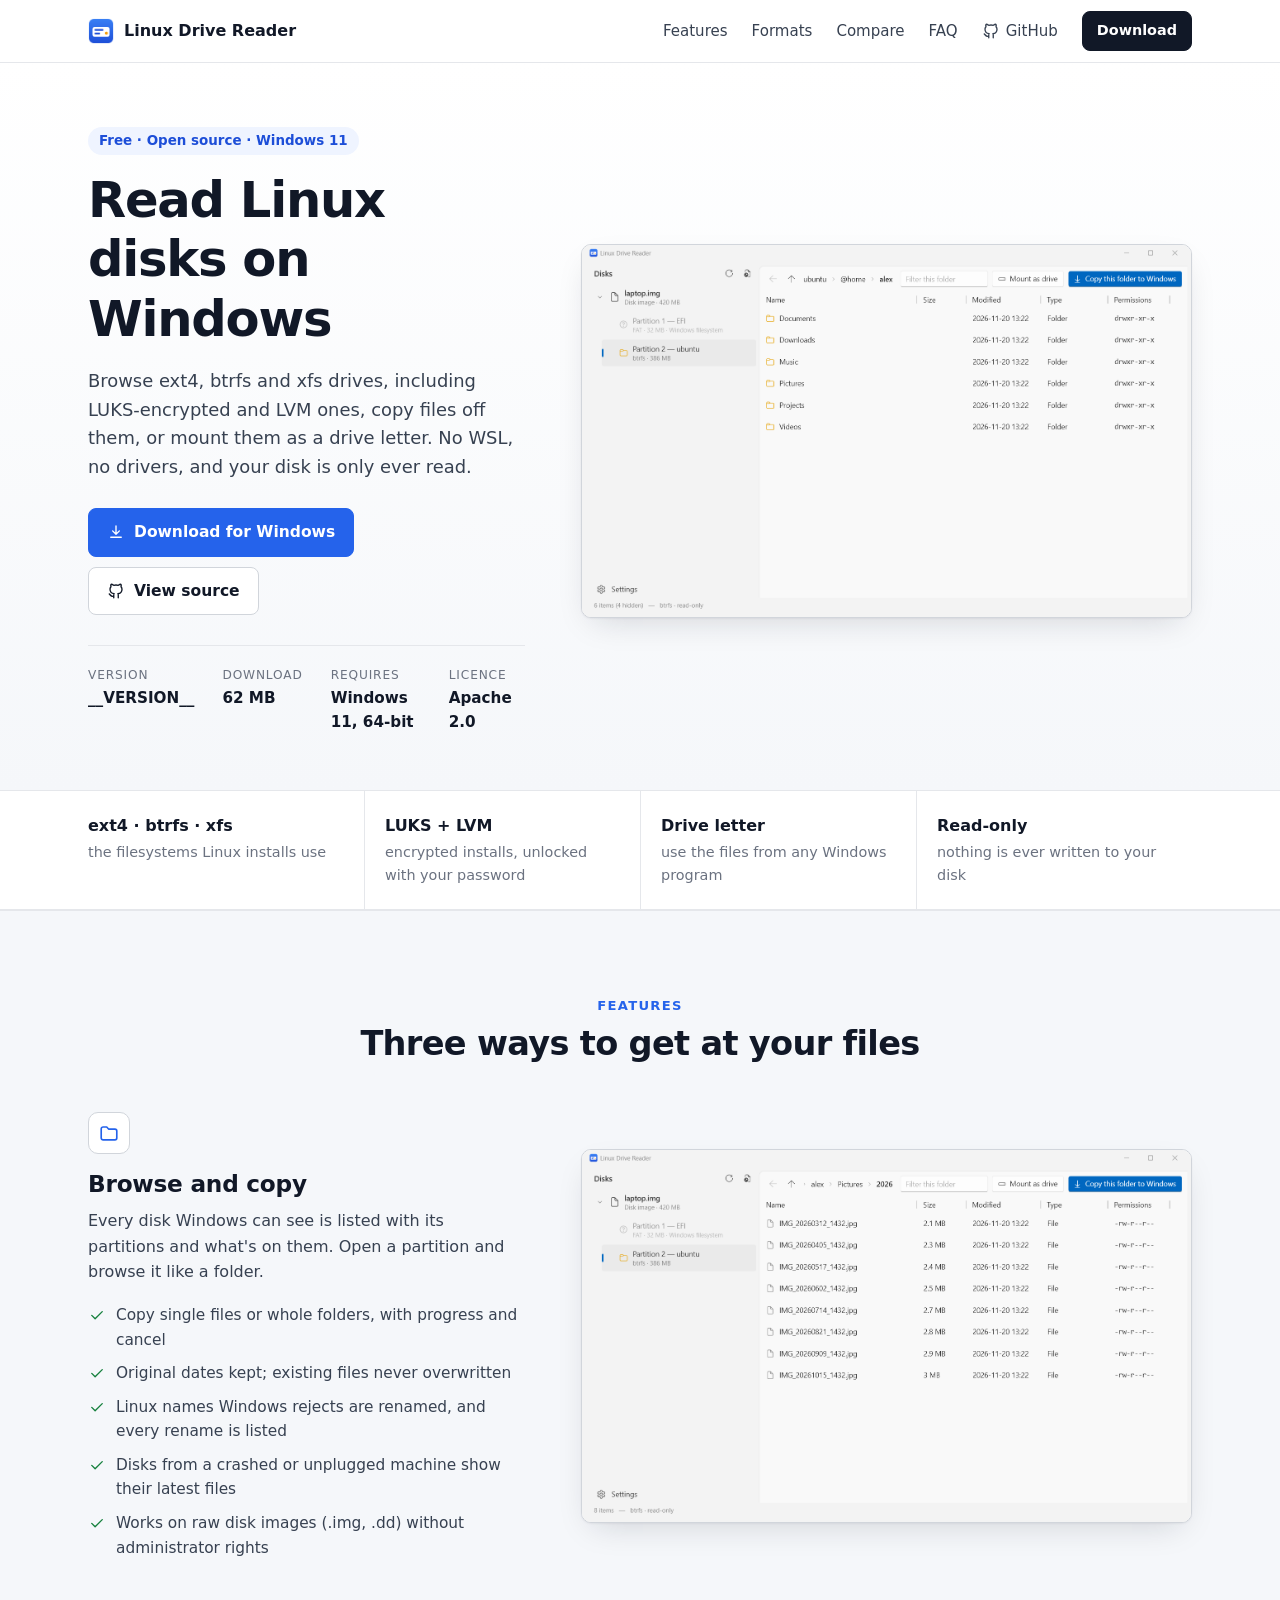
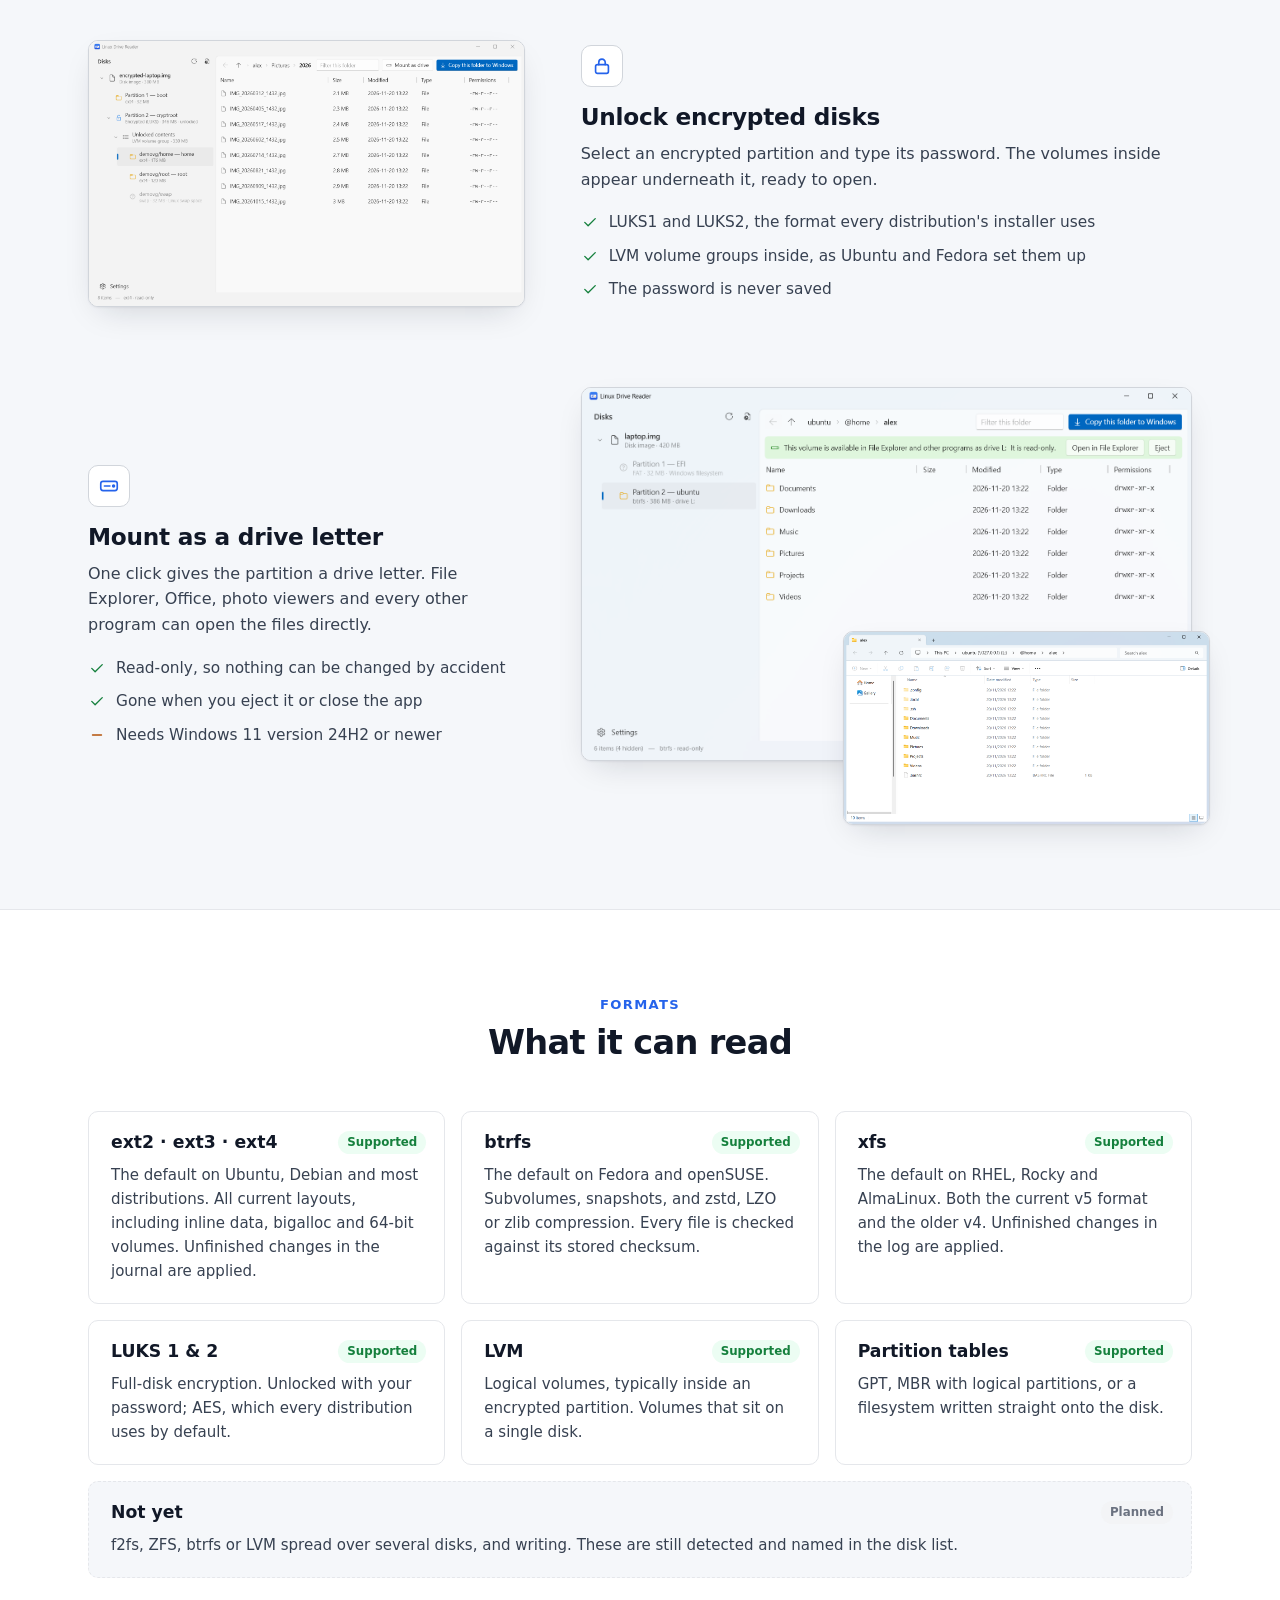
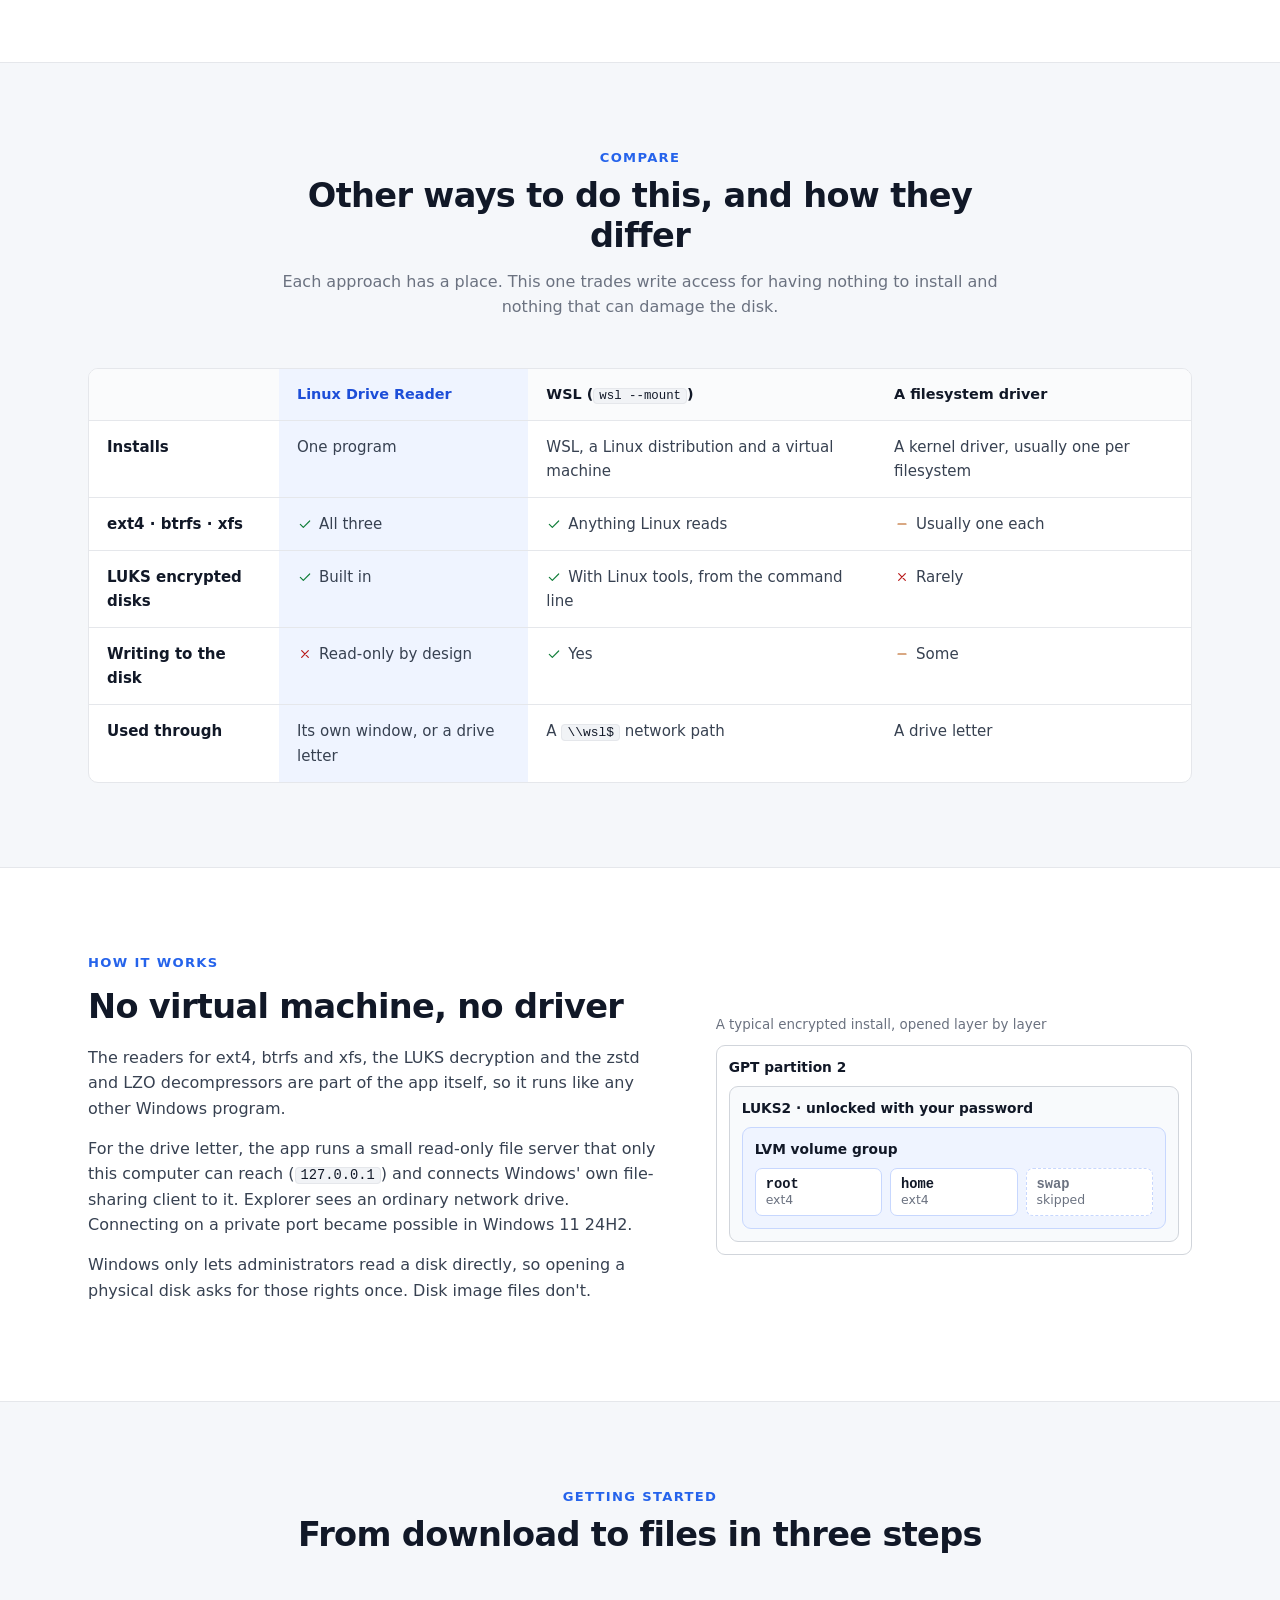
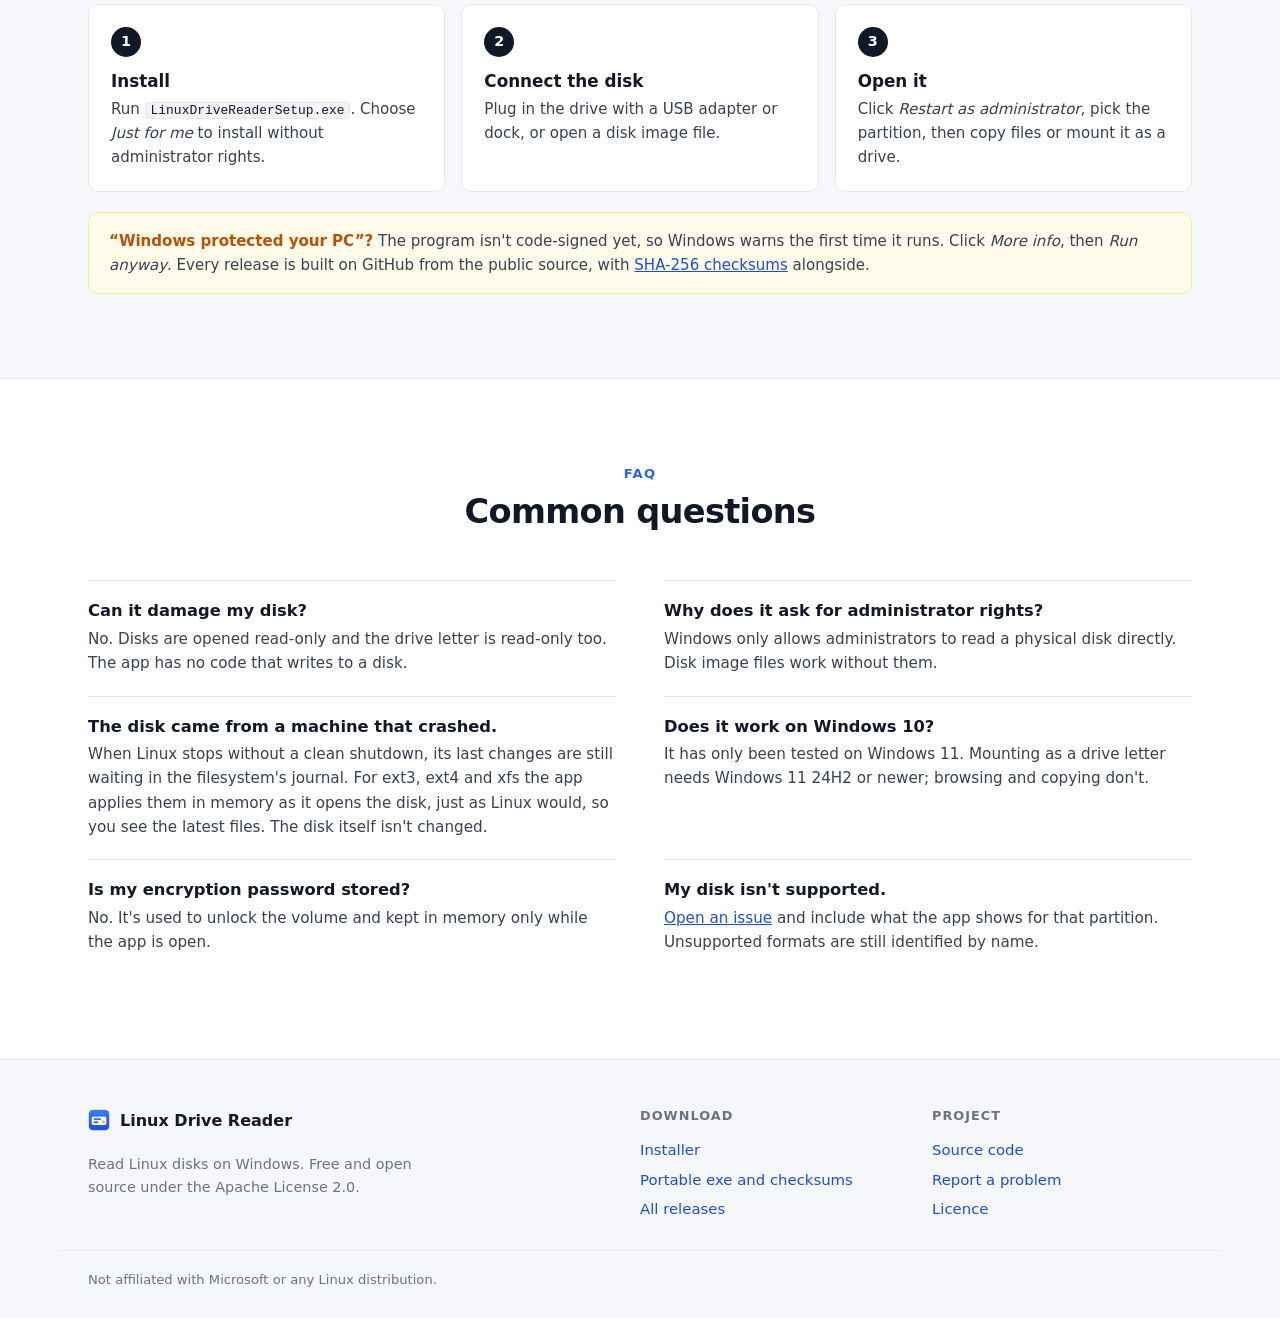
<file: site/index.html>
<!doctype html>
<html lang="en">
<head>
<meta charset="utf-8">
<meta name="viewport" content="width=device-width, initial-scale=1">
<title>Linux Drive Reader: open ext4, btrfs and xfs drives on Windows</title>
<meta name="description" content="Free Windows app to open Linux drives. Browse and copy files from ext4, btrfs and xfs disks, including LUKS-encrypted and LVM ones, or mount them as a drive letter. No WSL, no drivers, read-only.">
<link rel="canonical" href="https://yairpatch.github.io/linux-drive-reader/">
<meta name="robots" content="index, follow">
<meta property="og:type" content="website">
<meta property="og:site_name" content="Linux Drive Reader">
<meta property="og:url" content="https://yairpatch.github.io/linux-drive-reader/">
<meta property="og:title" content="Linux Drive Reader: open ext4, btrfs and xfs drives on Windows">
<meta property="og:description" content="Browse, copy and mount Linux disks on Windows, including encrypted ones. Free, open source, read-only.">
<meta property="og:image" content="https://yairpatch.github.io/linux-drive-reader/assets/social.png">
<meta property="og:image:width" content="1200">
<meta property="og:image:height" content="630">
<meta property="og:image:alt" content="Linux Drive Reader showing the files on a btrfs partition">
<meta name="twitter:card" content="summary_large_image">
<meta name="twitter:title" content="Linux Drive Reader: open ext4, btrfs and xfs drives on Windows">
<meta name="twitter:description" content="Browse, copy and mount Linux disks on Windows, including encrypted ones. Free, open source, read-only.">
<meta name="twitter:image" content="https://yairpatch.github.io/linux-drive-reader/assets/social.png">
<link rel="icon" href="assets/favicon.png">
<link rel="apple-touch-icon" href="assets/icon.png">
<script type="application/ld+json">
{
  "@context": "https://schema.org",
  "@type": "SoftwareApplication",
  "name": "Linux Drive Reader",
  "description": "A Windows program that reads disks formatted by Linux: ext4, btrfs and xfs, including LUKS-encrypted and LVM ones. Browse them, copy files off, or mount them as a drive letter. Read-only.",
  "url": "https://yairpatch.github.io/linux-drive-reader/",
  "applicationCategory": "UtilitiesApplication",
  "operatingSystem": "Windows 11",
  "softwareVersion": "__VERSION__",
  "downloadUrl": "https://github.com/yairpatch/linux-drive-reader/releases/latest/download/LinuxDriveReaderSetup.exe",
  "installUrl": "https://github.com/yairpatch/linux-drive-reader/releases/latest/download/LinuxDriveReaderSetup.exe",
  "fileSize": "62MB",
  "license": "https://www.apache.org/licenses/LICENSE-2.0",
  "isAccessibleForFree": true,
  "offers": { "@type": "Offer", "price": "0", "priceCurrency": "USD" },
  "screenshot": "https://yairpatch.github.io/linux-drive-reader/assets/browse-light.png",
  "image": "https://yairpatch.github.io/linux-drive-reader/assets/social.png",
  "featureList": ["Read ext2, ext3 and ext4", "Read btrfs with subvolumes, snapshots and compression", "Read xfs", "Unlock LUKS1 and LUKS2 encrypted disks", "Open LVM volumes", "Mount a Linux partition as a Windows drive letter", "Apply unfinished journal changes after a crash"],
  "sameAs": ["https://github.com/yairpatch/linux-drive-reader"]
}
</script>
<link rel="stylesheet" href="style.css">
</head>
<body>

<header class="bar">
  <div class="wrap bar-in">
    <a class="brand" href="./"><img src="assets/icon.png" alt="" width="26" height="26">Linux Drive Reader</a>
    <nav>
      <a href="#features">Features</a>
      <a href="#formats">Formats</a>
      <a href="#compare">Compare</a>
      <a href="#faq">FAQ</a>
      <a href="https://github.com/yairpatch/linux-drive-reader" class="gh"><svg class="i " viewBox="0 0 24 24" aria-hidden="true"><path d="M9 19c-4.3 1.4-4.3-2.5-6-3m12 5v-3.5c0-1 .1-1.4-.5-2 2.8-.3 5.5-1.4 5.5-6a4.6 4.6 0 0 0-1.3-3.2 4.2 4.2 0 0 0-.1-3.2s-1.1-.3-3.5 1.3a12.3 12.3 0 0 0-6.2 0C6.5 2.8 5.4 3.1 5.4 3.1a4.2 4.2 0 0 0-.1 3.2A4.6 4.6 0 0 0 4 9.5c0 4.6 2.7 5.7 5.5 6-.6.6-.6 1.2-.5 2V21"/></svg>GitHub</a>
      <a href="https://github.com/yairpatch/linux-drive-reader/releases/latest/download/LinuxDriveReaderSetup.exe" class="btn small">Download</a>
    </nav>
  </div>
</header>

<section class="hero">
  <div class="wrap hero-in">
    <div class="hero-text">
      <p class="tag">Free · Open source · Windows 11</p>
      <h1>Read Linux disks on Windows</h1>
      <p class="lead">Browse ext4, btrfs and xfs drives, including LUKS-encrypted and LVM ones, copy files off them, or mount
        them as a drive letter. No WSL, no drivers, and your disk is only ever read.</p>
      <div class="actions">
        <a class="btn primary" href="https://github.com/yairpatch/linux-drive-reader/releases/latest/download/LinuxDriveReaderSetup.exe"><svg class="i " viewBox="0 0 24 24" aria-hidden="true"><path d="M12 4v11m0 0-4.5-4.5M12 15l4.5-4.5M5 19h14"/></svg>Download for Windows</a>
        <a class="btn" href="https://github.com/yairpatch/linux-drive-reader"><svg class="i " viewBox="0 0 24 24" aria-hidden="true"><path d="M9 19c-4.3 1.4-4.3-2.5-6-3m12 5v-3.5c0-1 .1-1.4-.5-2 2.8-.3 5.5-1.4 5.5-6a4.6 4.6 0 0 0-1.3-3.2 4.2 4.2 0 0 0-.1-3.2s-1.1-.3-3.5 1.3a12.3 12.3 0 0 0-6.2 0C6.5 2.8 5.4 3.1 5.4 3.1a4.2 4.2 0 0 0-.1 3.2A4.6 4.6 0 0 0 4 9.5c0 4.6 2.7 5.7 5.5 6-.6.6-.6 1.2-.5 2V21"/></svg>View source</a>
      </div>
      <dl class="facts">
        <div><dt>Version</dt><dd id="ver">__VERSION__</dd></div>
        <div><dt>Download</dt><dd id="size">62 MB</dd></div>
        <div><dt>Requires</dt><dd>Windows 11, 64-bit</dd></div>
        <div><dt>Licence</dt><dd>Apache 2.0</dd></div>
      </dl>
    </div>
    <figure class="hero-shot frame">
      <img src="assets/browse-light.png" alt="The app showing the home folder on the btrfs partition of a Linux laptop disk" width="1475" height="900">
    </figure>
  </div>
</section>

<section class="strip">
  <div class="wrap strip-in">
    <div><b>ext4 · btrfs · xfs</b><span>the filesystems Linux installs use</span></div>
    <div><b>LUKS + LVM</b><span>encrypted installs, unlocked with your password</span></div>
    <div><b>Drive letter</b><span>use the files from any Windows program</span></div>
    <div><b>Read-only</b><span>nothing is ever written to your disk</span></div>
  </div>
</section>

<section id="features" class="band">
  <div class="wrap">
    <div class="head"><p class="eyebrow">Features</p><h2>Three ways to get at your files</h2></div>

    <div class="feature">
      <div class="f-text">
        <span class="f-ico"><svg class="i " viewBox="0 0 24 24" aria-hidden="true"><path d="M3.5 7.5a2 2 0 0 1 2-2h4l2 2.2h7a2 2 0 0 1 2 2v7.8a2 2 0 0 1-2 2h-13a2 2 0 0 1-2-2z"/></svg></span>
        <h3>Browse and copy</h3>
        <p>Every disk Windows can see is listed with its partitions and what's on them. Open a partition and browse it like a folder.</p>
        <ul class="ticks">
          <li><svg class="i yes" viewBox="0 0 24 24" aria-hidden="true"><path d="m5 12.5 4.5 4.5L19 7.5"/></svg>Copy single files or whole folders, with progress and cancel</li>
          <li><svg class="i yes" viewBox="0 0 24 24" aria-hidden="true"><path d="m5 12.5 4.5 4.5L19 7.5"/></svg>Original dates kept; existing files never overwritten</li>
          <li><svg class="i yes" viewBox="0 0 24 24" aria-hidden="true"><path d="m5 12.5 4.5 4.5L19 7.5"/></svg>Linux names Windows rejects are renamed, and every rename is listed</li>
          <li><svg class="i yes" viewBox="0 0 24 24" aria-hidden="true"><path d="m5 12.5 4.5 4.5L19 7.5"/></svg>Disks from a crashed or unplugged machine show their latest files</li>
          <li><svg class="i yes" viewBox="0 0 24 24" aria-hidden="true"><path d="m5 12.5 4.5 4.5L19 7.5"/></svg>Works on raw disk images (.img, .dd) without administrator rights</li>
        </ul>
      </div>
      <figure class="frame"><img src="assets/photos-light.png" alt="A folder of photos on a btrfs partition, with sizes and dates" loading="lazy" width="1475" height="900"></figure>
    </div>

    <div class="feature flip">
      <div class="f-text">
        <span class="f-ico"><svg class="i " viewBox="0 0 24 24" aria-hidden="true"><rect x="5" y="10.5" width="14" height="9.5" rx="2"/><path d="M8.5 10.5V8a3.5 3.5 0 0 1 7 0v2.5"/></svg></span>
        <h3>Unlock encrypted disks</h3>
        <p>Select an encrypted partition and type its password. The volumes inside appear underneath it, ready to open.</p>
        <ul class="ticks">
          <li><svg class="i yes" viewBox="0 0 24 24" aria-hidden="true"><path d="m5 12.5 4.5 4.5L19 7.5"/></svg>LUKS1 and LUKS2, the format every distribution's installer uses</li>
          <li><svg class="i yes" viewBox="0 0 24 24" aria-hidden="true"><path d="m5 12.5 4.5 4.5L19 7.5"/></svg>LVM volume groups inside, as Ubuntu and Fedora set them up</li>
          <li><svg class="i yes" viewBox="0 0 24 24" aria-hidden="true"><path d="m5 12.5 4.5 4.5L19 7.5"/></svg>The password is never saved</li>
        </ul>
      </div>
      <figure class="frame"><img src="assets/encrypted-light.png" alt="An unlocked LUKS partition with its LVM volumes listed" loading="lazy" width="1475" height="900"></figure>
    </div>

    <div class="feature">
      <div class="f-text">
        <span class="f-ico"><svg class="i " viewBox="0 0 24 24" aria-hidden="true"><rect x="3" y="7" width="18" height="10" rx="2.5"/><path d="M7 12h6"/><circle cx="17" cy="12" r="1"/></svg></span>
        <h3>Mount as a drive letter</h3>
        <p>One click gives the partition a drive letter. File Explorer, Office, photo viewers and every other program can open the files directly.</p>
        <ul class="ticks">
          <li><svg class="i yes" viewBox="0 0 24 24" aria-hidden="true"><path d="m5 12.5 4.5 4.5L19 7.5"/></svg>Read-only, so nothing can be changed by accident</li>
          <li><svg class="i yes" viewBox="0 0 24 24" aria-hidden="true"><path d="m5 12.5 4.5 4.5L19 7.5"/></svg>Gone when you eject it or close the app</li>
          <li><svg class="i part" viewBox="0 0 24 24" aria-hidden="true"><path d="M6 12h12"/></svg>Needs Windows 11 version 24H2 or newer</li>
        </ul>
      </div>
      <div class="frames">
        <figure class="frame"><img src="assets/mounted-light.png" alt="The app with the volume mounted as drive L:" loading="lazy" width="1475" height="900"></figure>
        <figure class="frame over"><img src="assets/explorer.png" alt="File Explorer showing the Linux home folder on drive L:" loading="lazy" width="1424" height="750"></figure>
      </div>
    </div>
  </div>
</section>

<section id="formats">
  <div class="wrap">
    <div class="head"><p class="eyebrow">Formats</p><h2>What it can read</h2></div>
    <div class="cards">
      <article class="card"><h3>ext2 · ext3 · ext4</h3><span class="badge ok">Supported</span>
        <p>The default on Ubuntu, Debian and most distributions. All current layouts, including inline data, bigalloc and 64-bit volumes. Unfinished changes in the journal are applied.</p></article>
      <article class="card"><h3>btrfs</h3><span class="badge ok">Supported</span>
        <p>The default on Fedora and openSUSE. Subvolumes, snapshots, and zstd, LZO or zlib compression. Every file is checked against its stored checksum.</p></article>
      <article class="card"><h3>xfs</h3><span class="badge ok">Supported</span>
        <p>The default on RHEL, Rocky and AlmaLinux. Both the current v5 format and the older v4. Unfinished changes in the log are applied.</p></article>
      <article class="card"><h3>LUKS 1 &amp; 2</h3><span class="badge ok">Supported</span>
        <p>Full-disk encryption. Unlocked with your password; AES, which every distribution uses by default.</p></article>
      <article class="card"><h3>LVM</h3><span class="badge ok">Supported</span>
        <p>Logical volumes, typically inside an encrypted partition. Volumes that sit on a single disk.</p></article>
      <article class="card"><h3>Partition tables</h3><span class="badge ok">Supported</span>
        <p>GPT, MBR with logical partitions, or a filesystem written straight onto the disk.</p></article>
      <article class="card muted"><h3>Not yet</h3><span class="badge">Planned</span>
        <p>f2fs, ZFS, btrfs or LVM spread over several disks, and writing. These are still detected and named in the disk list.</p></article>
    </div>
  </div>
</section>

<section id="compare" class="band">
  <div class="wrap">
    <div class="head"><p class="eyebrow">Compare</p><h2>Other ways to do this, and how they differ</h2>
      <p class="sub">Each approach has a place. This one trades write access for having nothing to install and nothing that can damage the disk.</p></div>
    <div class="table-wrap">
      <table class="compare">
        <thead><tr><th></th><th class="me">Linux Drive Reader</th><th>WSL (<code>wsl --mount</code>)</th><th>A filesystem driver</th></tr></thead>
        <tbody>
          <tr><th>Installs</th><td class="me">One program</td><td>WSL, a Linux distribution and a virtual machine</td><td>A kernel driver, usually one per filesystem</td></tr>
          <tr><th>ext4 · btrfs · xfs</th><td class="me"><svg class="i yes" viewBox="0 0 24 24" aria-hidden="true"><path d="m5 12.5 4.5 4.5L19 7.5"/></svg>All three</td><td><svg class="i yes" viewBox="0 0 24 24" aria-hidden="true"><path d="m5 12.5 4.5 4.5L19 7.5"/></svg>Anything Linux reads</td><td><svg class="i part" viewBox="0 0 24 24" aria-hidden="true"><path d="M6 12h12"/></svg>Usually one each</td></tr>
          <tr><th>LUKS encrypted disks</th><td class="me"><svg class="i yes" viewBox="0 0 24 24" aria-hidden="true"><path d="m5 12.5 4.5 4.5L19 7.5"/></svg>Built in</td><td><svg class="i yes" viewBox="0 0 24 24" aria-hidden="true"><path d="m5 12.5 4.5 4.5L19 7.5"/></svg>With Linux tools, from the command line</td><td><svg class="i no" viewBox="0 0 24 24" aria-hidden="true"><path d="M7 7l10 10M17 7 7 17"/></svg>Rarely</td></tr>
          <tr><th>Writing to the disk</th><td class="me"><svg class="i no" viewBox="0 0 24 24" aria-hidden="true"><path d="M7 7l10 10M17 7 7 17"/></svg>Read-only by design</td><td><svg class="i yes" viewBox="0 0 24 24" aria-hidden="true"><path d="m5 12.5 4.5 4.5L19 7.5"/></svg>Yes</td><td><svg class="i part" viewBox="0 0 24 24" aria-hidden="true"><path d="M6 12h12"/></svg>Some</td></tr>
          <tr><th>Used through</th><td class="me">Its own window, or a drive letter</td><td>A <code>\\wsl$</code> network path</td><td>A drive letter</td></tr>
        </tbody>
      </table>
    </div>
  </div>
</section>

<section id="how">
  <div class="wrap how">
    <div>
      <div class="head left"><p class="eyebrow">How it works</p><h2>No virtual machine, no driver</h2></div>
      <p>The readers for ext4, btrfs and xfs, the LUKS decryption and the zstd and LZO decompressors are part of the app
        itself, so it runs like any other Windows program.</p>
      <p>For the drive letter, the app runs a small read-only file server that only this computer can reach
        (<code>127.0.0.1</code>) and connects Windows' own file-sharing client to it. Explorer sees an ordinary
        network drive. Connecting on a private port became possible in Windows 11 24H2.</p>
      <p>Windows only lets administrators read a disk directly, so opening a physical disk asks for those rights once.
        Disk image files don't.</p>
    </div>
    <figure class="layers" aria-label="Diagram of an encrypted install: partition, LUKS, LVM, then filesystems">
      <figcaption>A typical encrypted install, opened layer by layer</figcaption>
      <div class="l l1"><span>GPT partition 2</span>
        <div class="l l2"><span>LUKS2 · unlocked with your password</span>
          <div class="l l3"><span>LVM volume group</span>
            <div class="vols"><div class="v">root<small>ext4</small></div><div class="v">home<small>ext4</small></div><div class="v off">swap<small>skipped</small></div></div>
          </div>
        </div>
      </div>
    </figure>
  </div>
</section>

<section id="start" class="band">
  <div class="wrap">
    <div class="head"><p class="eyebrow">Getting started</p><h2>From download to files in three steps</h2></div>
    <ol class="steps">
      <li><h3>Install</h3><p>Run <code>LinuxDriveReaderSetup.exe</code>. Choose <i>Just for me</i> to install without administrator rights.</p></li>
      <li><h3>Connect the disk</h3><p>Plug in the drive with a USB adapter or dock, or open a disk image file.</p></li>
      <li><h3>Open it</h3><p>Click <i>Restart as administrator</i>, pick the partition, then copy files or mount it as a drive.</p></li>
    </ol>
    <div class="callout">
      <b>“Windows protected your PC”?</b> The program isn't code-signed yet, so Windows warns the first time it runs.
      Click <i>More info</i>, then <i>Run anyway</i>. Every release is built on GitHub from the public source, with
      <a href="https://github.com/yairpatch/linux-drive-reader/releases/latest">SHA-256 checksums</a> alongside.
    </div>
  </div>
</section>

<section id="faq">
  <div class="wrap">
    <div class="head"><p class="eyebrow">FAQ</p><h2>Common questions</h2></div>
    <div class="faq">
      <div><h3>Can it damage my disk?</h3><p>No. Disks are opened read-only and the drive letter is read-only too. The app has no code that writes to a disk.</p></div>
      <div><h3>Why does it ask for administrator rights?</h3><p>Windows only allows administrators to read a physical disk directly. Disk image files work without them.</p></div>
      <div><h3>The disk came from a machine that crashed.</h3><p>When Linux stops without a clean shutdown, its last changes are still waiting in the filesystem's journal. For ext3, ext4 and xfs the app applies them in memory as it opens the disk, just as Linux would, so you see the latest files. The disk itself isn't changed.</p></div>
      <div><h3>Does it work on Windows 10?</h3><p>It has only been tested on Windows 11. Mounting as a drive letter needs Windows 11 24H2 or newer; browsing and copying don't.</p></div>
      <div><h3>Is my encryption password stored?</h3><p>No. It's used to unlock the volume and kept in memory only while the app is open.</p></div>
      <div><h3>My disk isn't supported.</h3><p><a href="https://github.com/yairpatch/linux-drive-reader/issues">Open an issue</a> and include what the app shows for that partition. Unsupported formats are still identified by name.</p></div>
    </div>
  </div>
</section>

<footer>
  <div class="wrap foot">
    <div class="foot-brand"><a class="brand" href="./"><img src="assets/icon.png" alt="" width="22" height="22">Linux Drive Reader</a>
      <p>Read Linux disks on Windows. Free and open source under the Apache License 2.0.</p></div>
    <div><h4>Download</h4><a href="https://github.com/yairpatch/linux-drive-reader/releases/latest/download/LinuxDriveReaderSetup.exe">Installer</a><a href="https://github.com/yairpatch/linux-drive-reader/releases/latest">Portable exe and checksums</a><a href="https://github.com/yairpatch/linux-drive-reader/releases">All releases</a></div>
    <div><h4>Project</h4><a href="https://github.com/yairpatch/linux-drive-reader">Source code</a><a href="https://github.com/yairpatch/linux-drive-reader/issues">Report a problem</a><a href="https://github.com/yairpatch/linux-drive-reader/blob/main/LICENSE">Licence</a></div>
  </div>
  <div class="wrap fine">Not affiliated with Microsoft or any Linux distribution.</div>
</footer>

<script>
  // Fill in the current release's version and size; the download links always point at the latest release.
  fetch('https://api.github.com/repos/yairpatch/linux-drive-reader/releases/latest')
    .then(r => r.ok ? r.json() : null)
    .then(r => {
      if (!r) return;
      document.getElementById('ver').textContent = r.tag_name.replace(/^v/, '');
      const a = (r.assets || []).find(x => x.name === 'LinuxDriveReaderSetup.exe');
      if (a) document.getElementById('size').textContent = Math.round(a.size / 1048576) + ' MB';
    })
    .catch(() => {});
</script>
</body>
</html>
</file>
<file: site/style.css>
:root {
  --bg: #ffffff; --band: #f5f7fa; --ink: #111827; --text: #374151; --soft: #6b7280; --line: #e5e7eb; --line2: #d1d5db;
  --blue: #2563eb; --blue-ink: #1d4ed8; --blue-bg: #eff4ff; --green: #15803d; --amber: #b45309; --amber-bg: #fffbeb; --red: #b91c1c;
  --font: "Segoe UI Variable Text", "Segoe UI", system-ui, -apple-system, "Helvetica Neue", Arial, sans-serif;
  --display: "Segoe UI Variable Display", "Segoe UI", system-ui, -apple-system, sans-serif;
  --mono: "Cascadia Mono", Consolas, "SF Mono", Menlo, monospace;
}
* { box-sizing: border-box; }
html { scroll-behavior: smooth; scroll-padding-top: 72px; }
body { margin: 0; background: var(--bg); color: var(--text); font: 16px/1.6 var(--font); overflow-x: clip; }
a { color: var(--blue-ink); }
img { display: block; max-width: 100%; height: auto; }
code { font: .86em var(--mono); background: #f1f3f6; border: 1px solid var(--line); padding: 0 5px; border-radius: 4px; color: var(--ink); }
h1, h2, h3, h4 { color: var(--ink); font-family: var(--display); margin: 0; line-height: 1.2; }
.wrap { max-width: 1160px; margin: 0 auto; padding-left: 28px; padding-right: 28px; }
.i { width: 18px; height: 18px; fill: none; stroke: currentColor; stroke-width: 1.8; stroke-linecap: round; stroke-linejoin: round; flex: none; }

/* top bar */
.bar { position: sticky; top: 0; z-index: 20; background: rgba(255, 255, 255, .92); backdrop-filter: saturate(1.4) blur(10px); border-bottom: 1px solid var(--line); }
.bar-in { display: flex; align-items: center; justify-content: space-between; height: 62px; }
.brand { display: inline-flex; align-items: center; gap: 10px; color: var(--ink); font-weight: 650; text-decoration: none; }
.bar nav { display: flex; align-items: center; gap: 24px; font-size: .94rem; }
.bar nav a { color: var(--text); text-decoration: none; }
.bar nav a:hover { color: var(--ink); }
.bar .gh { display: inline-flex; align-items: center; gap: 6px; }

/* buttons */
.btn { display: inline-flex; align-items: center; gap: 9px; padding: 11px 18px; border-radius: 8px; font-weight: 600; font-size: .97rem;
  text-decoration: none; color: var(--ink); background: #fff; border: 1px solid var(--line2); }
.btn:hover { border-color: var(--soft); }
.btn.primary { background: var(--blue); border-color: var(--blue); color: #fff; }
.btn.primary:hover { background: var(--blue-ink); }
.btn.small { padding: 7px 14px; font-size: .9rem; background: var(--ink); border-color: var(--ink); color: #fff !important; }
.btn.small:hover { background: #000; }

/* hero */
.hero { padding: 64px 0 56px; border-bottom: 1px solid var(--line); background: linear-gradient(#fff, var(--band)); }
.hero-in { display: grid; grid-template-columns: 5fr 7fr; gap: 56px; align-items: center; }
.tag { display: inline-block; margin: 0 0 16px; padding: 3px 11px; border-radius: 99px; background: var(--blue-bg); color: var(--blue-ink); font-size: .84rem; font-weight: 600; }
h1 { font-size: clamp(2.2rem, 4.2vw, 3.1rem); letter-spacing: -.025em; font-weight: 700; }
.lead { font-size: 1.12rem; margin: 18px 0 26px; }
.actions { display: flex; gap: 10px; flex-wrap: wrap; }
.facts { display: grid; grid-template-columns: repeat(4, auto); justify-content: start; gap: 4px 28px; margin: 30px 0 0; padding-top: 20px; border-top: 1px solid var(--line); }
.facts dt { font-size: .76rem; text-transform: uppercase; letter-spacing: .07em; color: var(--soft); }
.facts dd { margin: 0; color: var(--ink); font-weight: 600; font-size: .95rem; }
.frame { margin: 0; border-radius: 10px; overflow: hidden; border: 1px solid var(--line2); background: #fff;
  box-shadow: 0 1px 2px rgba(17, 24, 39, .05), 0 12px 32px -12px rgba(17, 24, 39, .18); }

/* strip */
.strip { border-bottom: 1px solid var(--line); }
.strip-in { display: grid; grid-template-columns: repeat(4, 1fr); }
.strip-in > div { padding: 22px 20px; border-left: 1px solid var(--line); display: flex; flex-direction: column; gap: 2px; }
.strip-in > div:first-child { border-left: 0; padding-left: 0; }
.strip b { color: var(--ink); font-size: 1rem; }
.strip span { color: var(--soft); font-size: .9rem; }

/* sections */
section:not(.hero):not(.strip) { padding: 84px 0; }
.band { background: var(--band); border-top: 1px solid var(--line); border-bottom: 1px solid var(--line); }
.head { text-align: center; max-width: 720px; margin: 0 auto 48px; }
.head.left { text-align: left; margin: 0 0 18px; }
.eyebrow { margin: 0 0 8px; color: var(--blue); font-weight: 650; font-size: .82rem; letter-spacing: .1em; text-transform: uppercase; }
h2 { font-size: clamp(1.6rem, 2.8vw, 2.1rem); letter-spacing: -.02em; font-weight: 700; }
.sub { color: var(--soft); margin: 12px 0 0; }

/* features */
.feature { display: grid; grid-template-columns: 5fr 7fr; gap: 56px; align-items: center; }
.feature + .feature { margin-top: 80px; }
.feature.flip .f-text { order: 2; }
.f-ico { display: inline-grid; place-items: center; width: 42px; height: 42px; border-radius: 10px; background: #fff; border: 1px solid var(--line2); color: var(--blue); margin-bottom: 16px; }
.f-ico .i { width: 22px; height: 22px; }
.f-text h3 { font-size: 1.45rem; letter-spacing: -.01em; }
.f-text > p { margin: 10px 0 18px; }
.ticks { list-style: none; padding: 0; margin: 0; display: grid; gap: 9px; }
.ticks li { display: flex; gap: 10px; align-items: flex-start; font-size: .96rem; }
.ticks .i { margin-top: 3px; }
.yes { color: var(--green); } .no { color: var(--red); } .part { color: var(--amber); }
.frames { position: relative; padding-bottom: 64px; }
.frames .over { position: absolute; width: 60%; right: -18px; bottom: 0; }

/* format cards */
.cards { display: grid; grid-template-columns: repeat(3, 1fr); gap: 16px; }
.card { border: 1px solid var(--line); border-radius: 10px; padding: 20px 22px; position: relative; background: #fff; }
.card h3 { font-size: 1.08rem; padding-right: 90px; }
.card p { margin: 10px 0 0; font-size: .94rem; color: var(--text); }
.badge { position: absolute; top: 19px; right: 18px; font-size: .74rem; font-weight: 650; padding: 2px 9px; border-radius: 99px; background: #f3f4f6; color: var(--soft); }
.badge.ok { background: #ecfdf3; color: var(--green); }
.card.muted { background: var(--band); border-style: dashed; }
.cards .card:last-child { grid-column: span 3; }

/* comparison */
.table-wrap { overflow-x: auto; border: 1px solid var(--line); border-radius: 10px; background: #fff; }
.compare { width: 100%; border-collapse: collapse; font-size: .94rem; min-width: 720px; }
.compare th, .compare td { padding: 14px 18px; text-align: left; vertical-align: top; border-top: 1px solid var(--line); }
.compare thead th { border-top: 0; font-size: .9rem; color: var(--ink); background: #fafbfc; }
.compare tbody th { color: var(--ink); font-weight: 600; width: 190px; }
.compare td .i { width: 16px; height: 16px; margin-right: 6px; vertical-align: -3px; }
.compare .me { background: var(--blue-bg); }
.compare thead .me { color: var(--blue-ink); }

/* how */
.how { display: grid; grid-template-columns: 6fr 5fr; gap: 56px; align-items: center; }
.how p { margin: 0 0 14px; }
.layers { margin: 0; font-size: .86rem; }
.layers figcaption { color: var(--soft); font-size: .84rem; margin-bottom: 10px; }
.l { border: 1px solid var(--line2); border-radius: 9px; padding: 10px 12px 12px; background: #fff; }
.l > span { display: block; font-weight: 600; color: var(--ink); margin-bottom: 8px; }
.l2 { background: #f8fafc; } .l3 { background: var(--blue-bg); border-color: #c7d7fe; }
.vols { display: grid; grid-template-columns: repeat(3, 1fr); gap: 8px; }
.v { background: #fff; border: 1px solid #c7d7fe; border-radius: 7px; padding: 8px 10px; font: 600 .86rem var(--mono); color: var(--ink); }
.v small { display: block; font: .78rem var(--font); color: var(--soft); }
.v.off { border-style: dashed; color: var(--soft); }

/* steps */
.steps { list-style: none; counter-reset: s; padding: 0; margin: 0; display: grid; grid-template-columns: repeat(3, 1fr); gap: 16px; }
.steps li { counter-increment: s; background: #fff; border: 1px solid var(--line); border-radius: 10px; padding: 22px; }
.steps li::before { content: counter(s); display: grid; place-items: center; width: 30px; height: 30px; border-radius: 50%; background: var(--ink); color: #fff; font-weight: 700; font-size: .9rem; margin-bottom: 14px; }
.steps h3 { font-size: 1.05rem; }
.steps p { margin: 6px 0 0; font-size: .94rem; }
.callout { margin-top: 20px; background: var(--amber-bg); border: 1px solid #fde68a; border-radius: 10px; padding: 16px 20px; font-size: .94rem; }
.callout b { color: var(--amber); }

/* faq */
.faq { display: grid; grid-template-columns: 1fr 1fr; gap: 0 48px; }
.faq > div { padding: 20px 0; border-top: 1px solid var(--line); }
.faq h3 { font-size: 1.02rem; }
.faq p { margin: 6px 0 0; font-size: .95rem; }

/* footer */
footer { border-top: 1px solid var(--line); background: var(--band); padding: 48px 0 28px; }
.foot { display: grid; grid-template-columns: 2fr 1fr 1fr; gap: 32px; }
.foot p { color: var(--soft); font-size: .9rem; max-width: 340px; }
.foot h4 { font-size: .8rem; text-transform: uppercase; letter-spacing: .08em; color: var(--soft); margin-bottom: 10px; }
.foot > div:not(.foot-brand) { display: flex; flex-direction: column; gap: 6px; font-size: .93rem; }
.foot a { text-decoration: none; }
.foot a:hover { text-decoration: underline; }
.fine { color: var(--soft); font-size: .82rem; margin-top: 28px; padding-top: 18px; border-top: 1px solid var(--line); }

@media (max-width: 980px) {
  .hero-in, .feature, .how { grid-template-columns: 1fr; gap: 32px; }
  .feature.flip .f-text { order: 0; }
  .cards { grid-template-columns: 1fr 1fr; } .cards .card:last-child { grid-column: span 2; }
  .strip-in { grid-template-columns: 1fr 1fr; }
  .strip-in > div:nth-child(3) { border-left: 0; padding-left: 0; }
  .strip-in > div { border-top: 1px solid var(--line); }
  .strip-in > div:nth-child(-n+2) { border-top: 0; }
  .bar nav a:not(.btn):not(.gh) { display: none; }
  .frames .over { right: 0; }
}
@media (max-width: 640px) {
  .wrap { padding-left: 18px; padding-right: 18px; }
  section:not(.hero):not(.strip) { padding: 60px 0; }
  .hero { padding: 40px 0; }
  .facts { grid-template-columns: 1fr 1fr; }
  .cards, .steps, .faq, .foot { grid-template-columns: 1fr; }
  .cards .card:last-child { grid-column: auto; }
  .strip-in { grid-template-columns: 1fr; }
  .strip-in > div { border-left: 0; padding-left: 0; border-top: 1px solid var(--line) !important; }
  .strip-in > div:first-child { border-top: 0 !important; }
  .actions .btn { flex: 1 1 100%; justify-content: center; }
  .bar .gh { display: none; }
}
</file>
